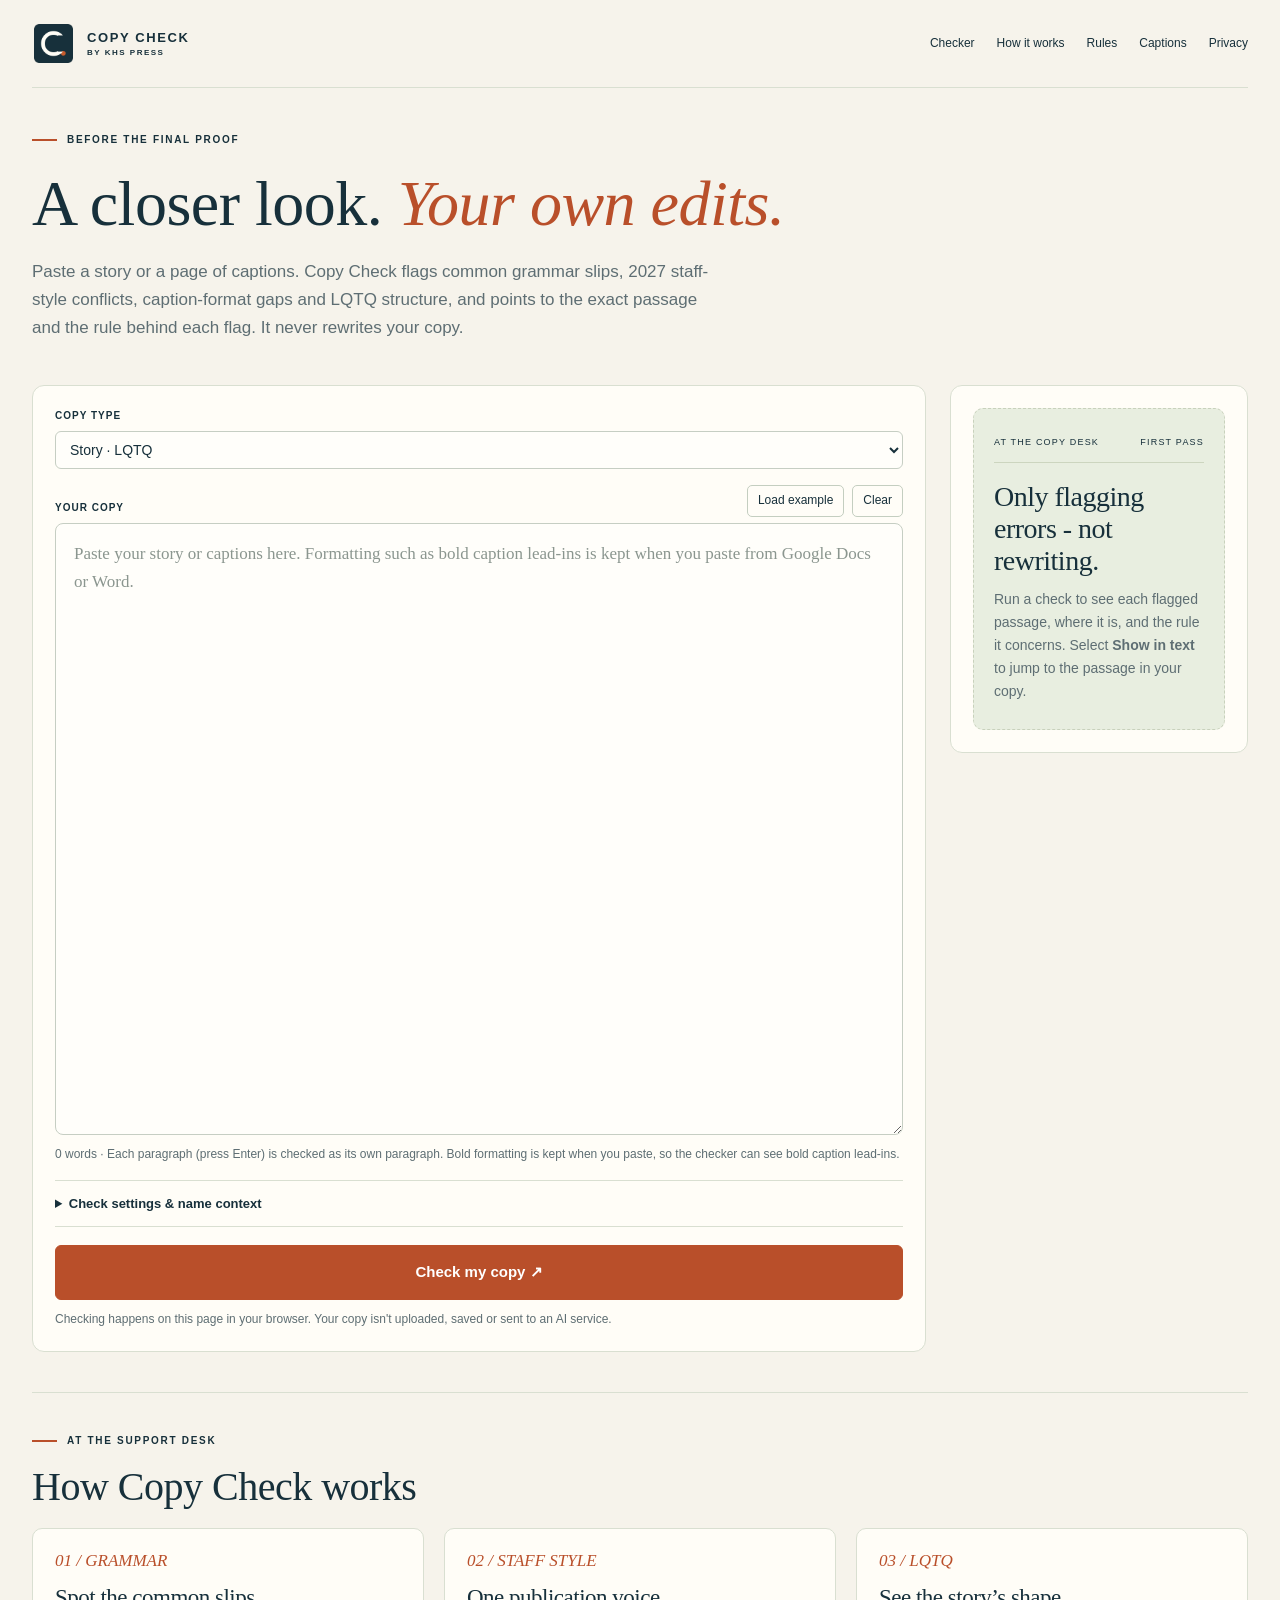
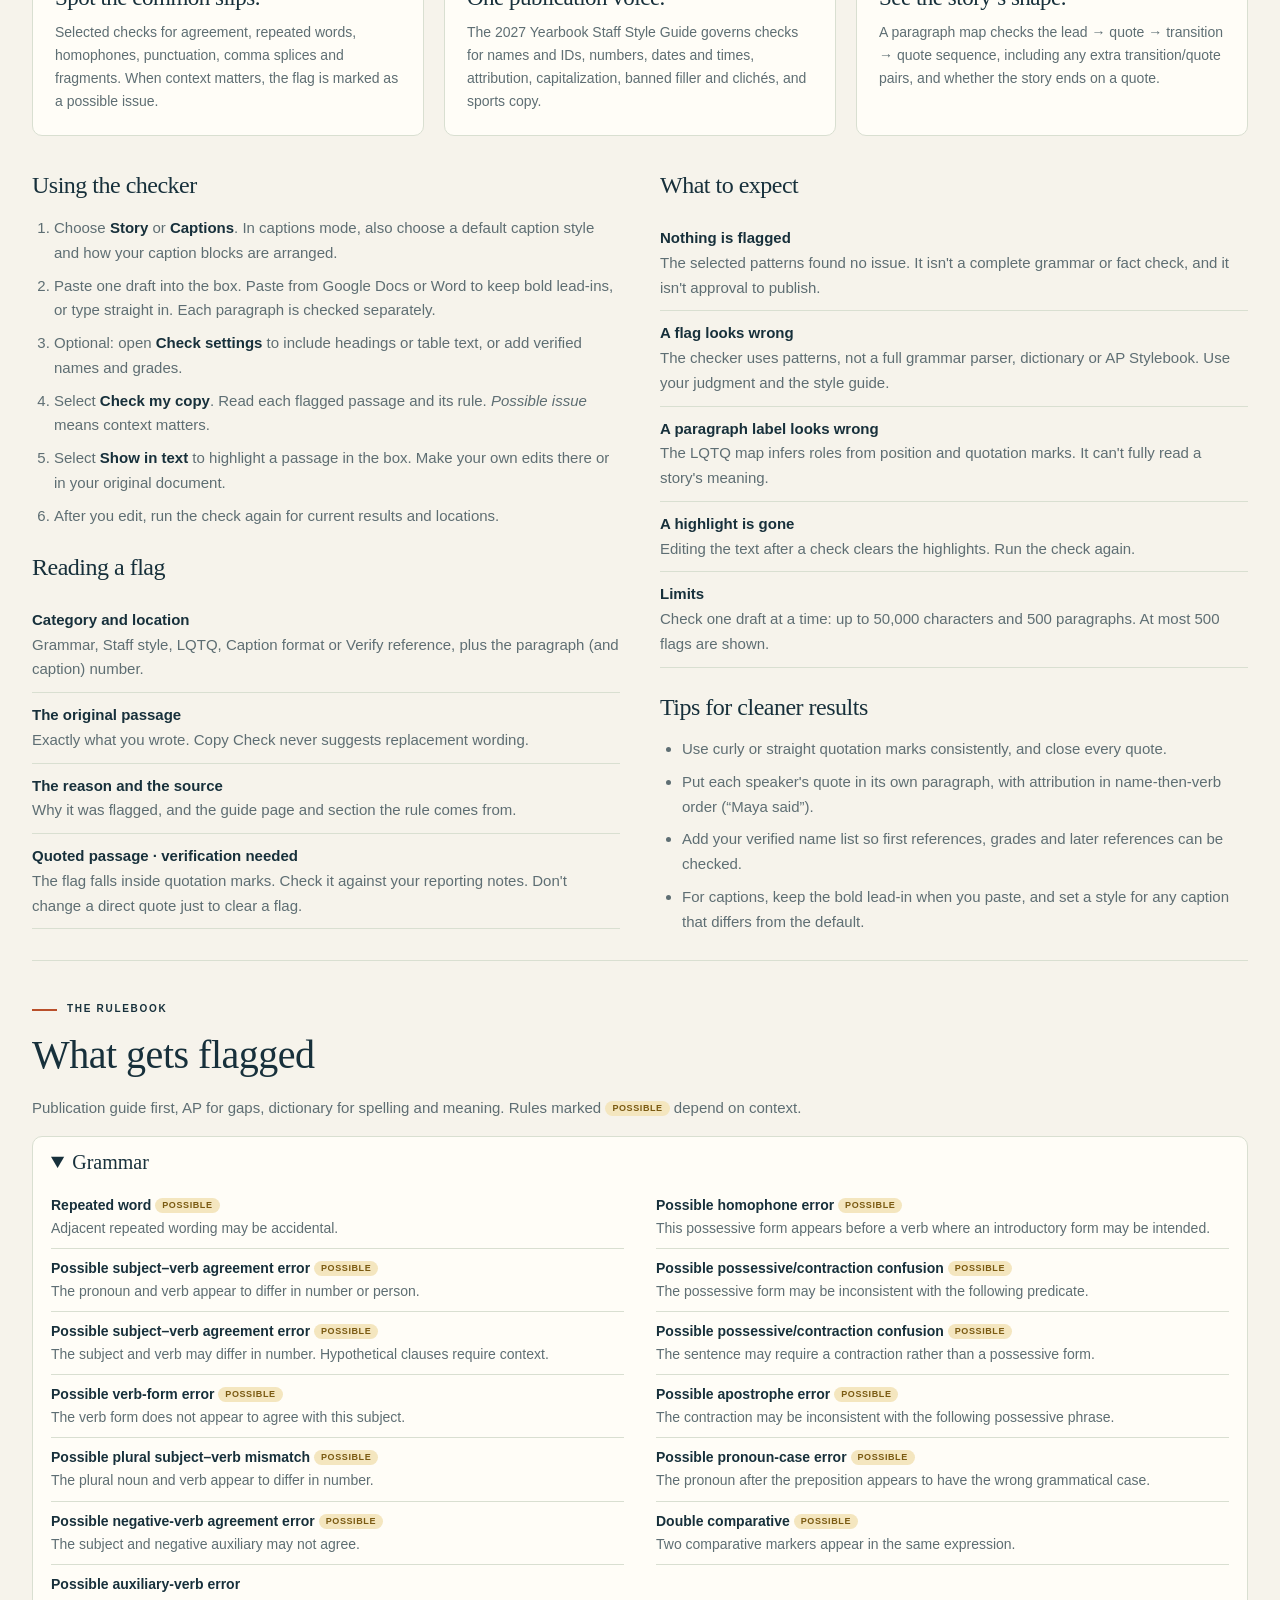
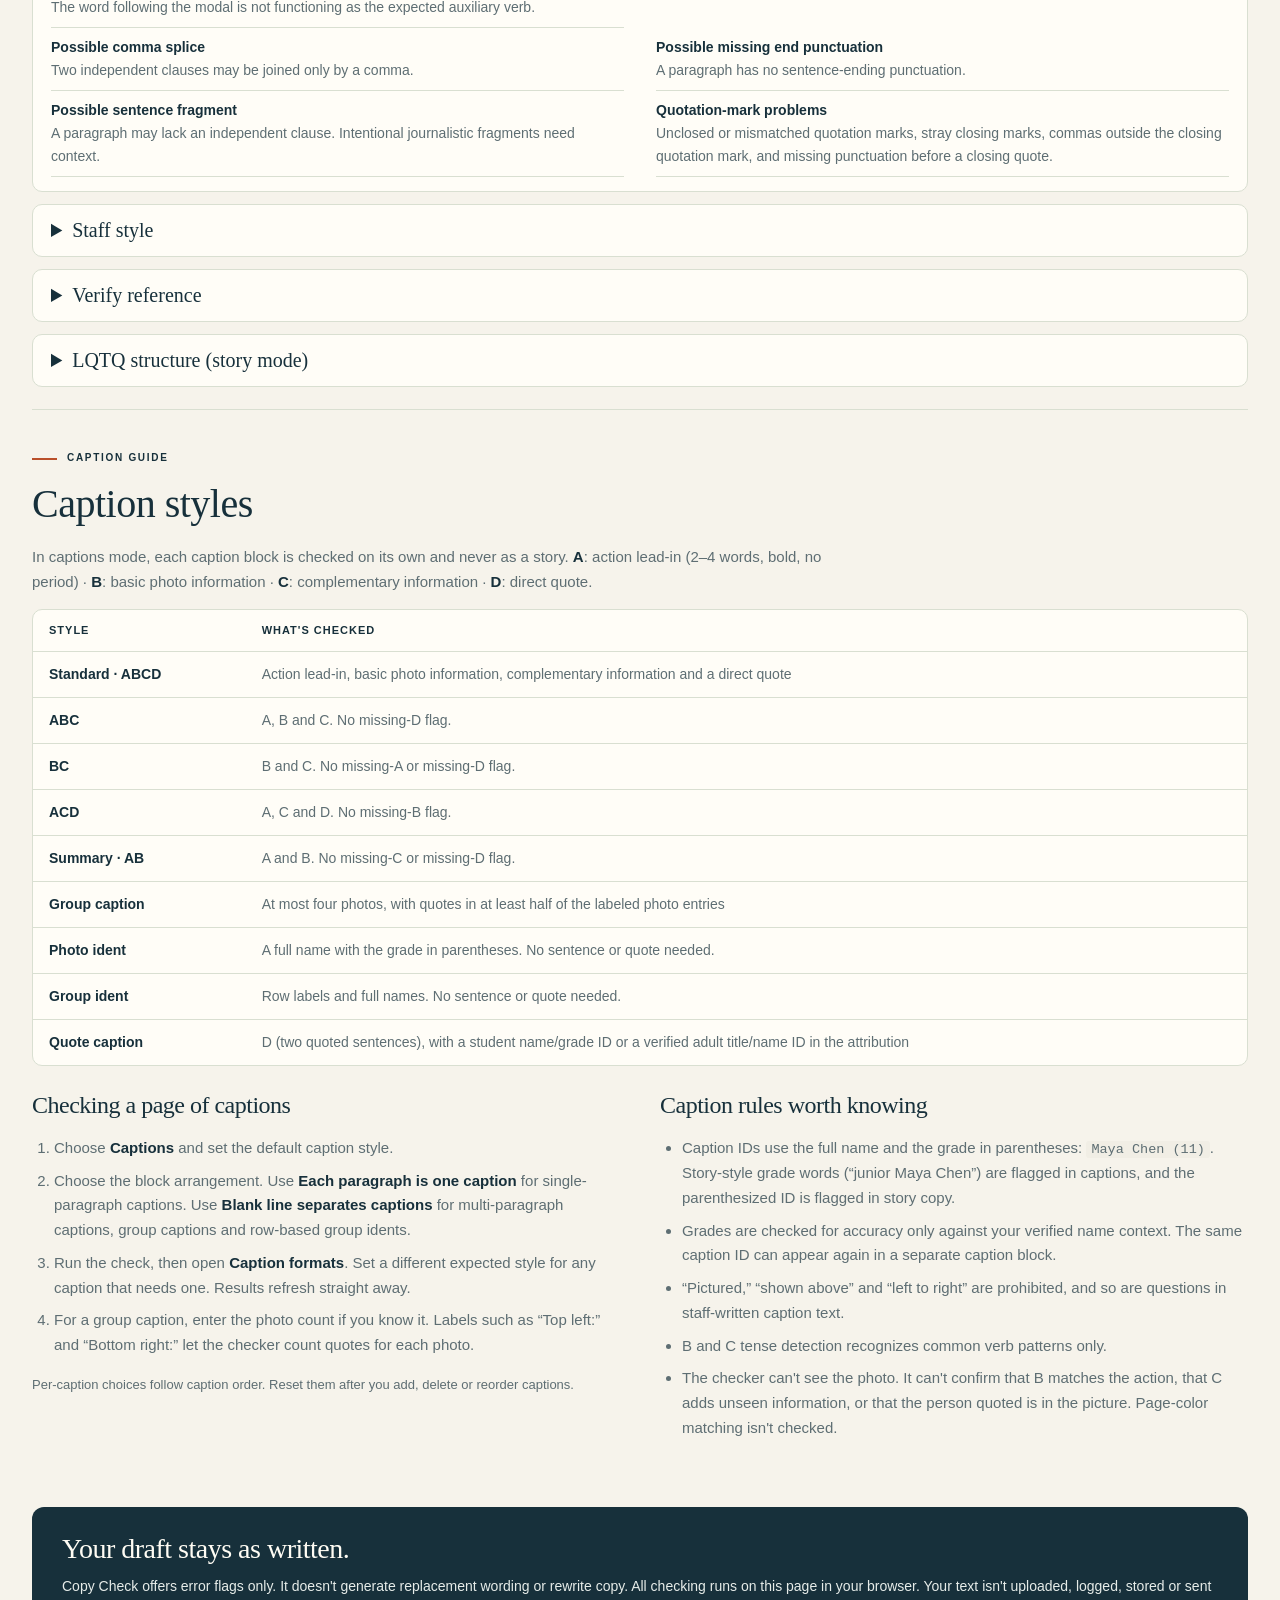
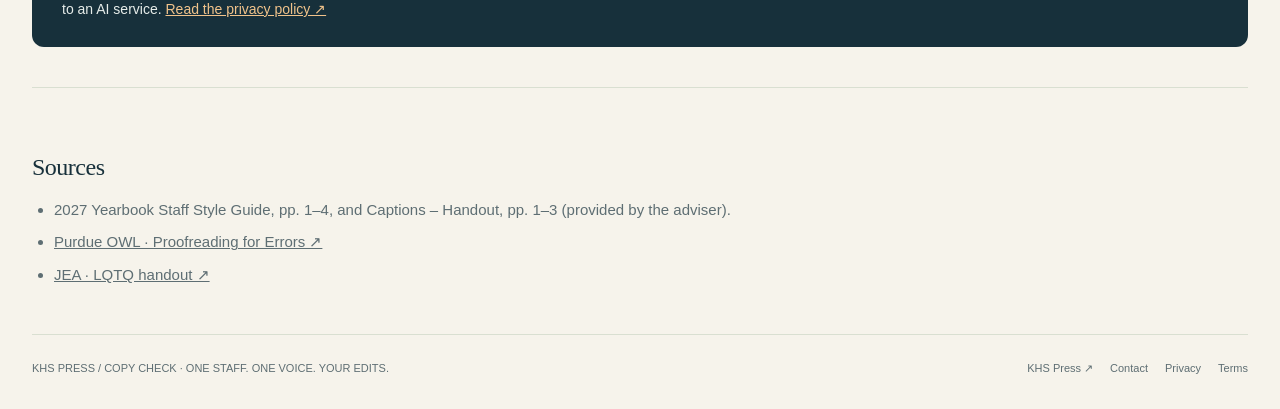
<file: index.html>
<!doctype html>
<html lang="en">
<head>
<meta charset="utf-8">
<meta name="viewport" content="width=device-width,initial-scale=1">
<title>Copy Check · KHS Press yearbook copy checker</title>
<meta name="description" content="Paste a yearbook story or captions and get first-pass flags for grammar, staff style, caption format and LQTQ structure. Runs entirely in your browser.">
<link rel="icon" href="/icon-32.png">
<link rel="stylesheet" href="/styles.css?v=3">
</head>
<body>
<a class="skip" href="#main">Skip to content</a>
<div class="wrap">
<header class="site">
 <a class="brand" href="/" aria-label="Copy Check home"><img src="/icon-128.png" alt=""><span>COPY CHECK<small>BY KHS PRESS</small></span></a>
 <nav aria-label="Sections"><a href="#checker">Checker</a><a href="#guide">How it works</a><a href="#rules">Rules</a><a href="#captions">Captions</a><a href="/privacy.html">Privacy</a></nav>
</header>

<main id="main">
<section class="intro">
 <div class="eyebrow">BEFORE THE FINAL PROOF</div>
 <h1>A closer look. <em>Your own edits.</em></h1>
 <p>Paste a story or a page of captions. Copy Check flags common grammar slips, 2027 staff-style conflicts, caption-format gaps and LQTQ structure, and points to the exact passage and the rule behind each flag. It never rewrites your copy.</p>
</section>

<section id="checker" class="checker" aria-label="Copy checker">
 <div class="panel input-panel">
  <div class="controls">
   <div>
    <label class="field-label" for="mode">COPY TYPE</label>
    <select id="mode">
     <option value="story">Story · LQTQ</option>
     <option value="caption">Captions</option>
    </select>
   </div>
   <div class="caption-only" hidden>
    <label class="field-label" for="caption-format">DEFAULT CAPTION STYLE</label>
    <select id="caption-format"></select>
   </div>
   <div class="caption-only" hidden>
    <label class="field-label" for="caption-layout">CAPTION BLOCKS</label>
    <select id="caption-layout">
     <option value="paragraph">Each paragraph is one caption</option>
     <option value="blank">Blank line separates captions</option>
    </select>
   </div>
  </div>

  <div class="editor-bar">
   <label class="field-label" for="editor" id="editor-label">YOUR COPY</label>
   <div class="editor-tools">
    <button type="button" class="ghost" id="sample">Load example</button>
    <button type="button" class="ghost" id="clear">Clear</button>
   </div>
  </div>
  <div id="editor" class="editor" contenteditable="true" role="textbox" aria-multiline="true" aria-labelledby="editor-label" aria-describedby="editor-help" spellcheck="true" data-placeholder="Paste your story or captions here. Formatting such as bold caption lead-ins is kept when you paste from Google Docs or Word."></div>
  <p class="note" id="editor-help"><span id="counter">0 words</span> · Each paragraph (press Enter) is checked as its own paragraph. Bold formatting is kept when you paste, so the checker can see bold caption lead-ins.</p>

  <details class="settings">
   <summary>Check settings &amp; name context</summary>
   <label class="row"><input id="headings" type="checkbox"> <span>Include headings and titles</span></label>
   <label class="row"><input id="tables" type="checkbox"> <span>Include text pasted from tables</span></label>
   <label class="field-label" for="people">OPTIONAL VERIFIED NAME CONTEXT</label>
   <textarea id="people" rows="4" maxlength="10000" placeholder="student | Maya Chen | 12&#10;adult | Paul Reyes | band director"></textarea>
   <p>One person per line: <code>role | full name | grade or adult title</code>. Role is <code>student</code> (grade 9–12) or <code>adult</code>. With this list, the checker can compare first references, grades and later references against names you've verified. It isn't connected to Skyward or any directory, and nothing is saved.</p>
  </details>

  <button class="primary" id="check" type="button">Check my copy ↗</button>
  <p class="note">Checking happens on this page in your browser. Your copy isn't uploaded, saved or sent to an AI service.</p>
 </div>

 <div class="panel results-panel" aria-live="polite">
  <div id="status" class="status" role="status" hidden></div>
  <div id="empty" class="empty">
   <div class="meta"><span>AT THE COPY DESK</span><span>FIRST PASS</span></div>
   <h2>Only flagging errors - not rewriting.</h2>
   <p>Run a check to see each flagged passage, where it is, and the rule it concerns. Select <strong>Show in text</strong> to jump to the passage in your copy.</p>
  </div>
  <section id="results" hidden aria-label="Check results">
   <div class="summary" id="summary"></div>
   <div class="tabs" role="tablist" aria-label="Result views">
    <button id="flags-tab" data-tab="flags" role="tab" aria-selected="true" aria-controls="flags-panel">Flagged passages</button>
    <button id="map-tab" data-tab="map" role="tab" aria-selected="false" aria-controls="map-panel" tabindex="-1">LQTQ map</button>
   </div>
   <div id="flags-panel" role="tabpanel" aria-labelledby="flags-tab">
    <label class="sr-only" for="filter">Filter flags</label>
    <div class="filter"><select id="filter">
     <option value="all">All flagged passages</option>
     <option value="grammar">Grammar</option>
     <option value="house">Staff style</option>
     <option value="structure">LQTQ</option>
     <option value="caption">Caption format</option>
     <option value="verify">Reference verification</option>
     <option value="quotes">Inside quotation marks</option>
    </select></div>
    <div id="flags-list"></div>
   </div>
   <div id="map-panel" role="tabpanel" aria-labelledby="map-tab" hidden>
    <p class="note" id="map-note"></p>
    <div id="map-list"></div>
   </div>
  </section>
 </div>
</section>

<section id="guide" class="guide">
 <div class="eyebrow">AT THE SUPPORT DESK</div>
 <h2>How Copy Check works</h2>
 <div class="columns">
  <article><span>01 / GRAMMAR</span><h3>Spot the common slips.</h3><p>Selected checks for agreement, repeated words, homophones, punctuation, comma splices and fragments. When context matters, the flag is marked as a possible issue.</p></article>
  <article><span>02 / STAFF STYLE</span><h3>One publication voice.</h3><p>The 2027 Yearbook Staff Style Guide governs checks for names and IDs, numbers, dates and times, attribution, capitalization, banned filler and clichés, and sports copy.</p></article>
  <article><span>03 / LQTQ</span><h3>See the story’s shape.</h3><p>A paragraph map checks the lead → quote → transition → quote sequence, including any extra transition/quote pairs, and whether the story ends on a quote.</p></article>
 </div>

 <div class="two-col">
  <div>
   <h3>Using the checker</h3>
   <ol>
    <li>Choose <strong>Story</strong> or <strong>Captions</strong>. In captions mode, also choose a default caption style and how your caption blocks are arranged.</li>
    <li>Paste one draft into the box. Paste from Google Docs or Word to keep bold lead-ins, or type straight in. Each paragraph is checked separately.</li>
    <li>Optional: open <strong>Check settings</strong> to include headings or table text, or add verified names and grades.</li>
    <li>Select <strong>Check my copy</strong>. Read each flagged passage and its rule. <em>Possible issue</em> means context matters.</li>
    <li>Select <strong>Show in text</strong> to highlight a passage in the box. Make your own edits there or in your original document.</li>
    <li>After you edit, run the check again for current results and locations.</li>
   </ol>
   <h3>Reading a flag</h3>
   <ul class="plain-list">
    <li><strong>Category and location</strong>Grammar, Staff style, LQTQ, Caption format or Verify reference, plus the paragraph (and caption) number.</li>
    <li><strong>The original passage</strong>Exactly what you wrote. Copy Check never suggests replacement wording.</li>
    <li><strong>The reason and the source</strong>Why it was flagged, and the guide page and section the rule comes from.</li>
    <li><strong>Quoted passage · verification needed</strong>The flag falls inside quotation marks. Check it against your reporting notes. Don't change a direct quote just to clear a flag.</li>
   </ul>
  </div>
  <div>
   <h3>What to expect</h3>
   <ul class="plain-list">
    <li><strong>Nothing is flagged</strong>The selected patterns found no issue. It isn't a complete grammar or fact check, and it isn't approval to publish.</li>
    <li><strong>A flag looks wrong</strong>The checker uses patterns, not a full grammar parser, dictionary or AP Stylebook. Use your judgment and the style guide.</li>
    <li><strong>A paragraph label looks wrong</strong>The LQTQ map infers roles from position and quotation marks. It can't fully read a story's meaning.</li>
    <li><strong>A highlight is gone</strong>Editing the text after a check clears the highlights. Run the check again.</li>
    <li><strong>Limits</strong>Check one draft at a time: up to 50,000 characters and 500 paragraphs. At most 500 flags are shown.</li>
   </ul>
   <h3>Tips for cleaner results</h3>
   <ul>
    <li>Use curly or straight quotation marks consistently, and close every quote.</li>
    <li>Put each speaker's quote in its own paragraph, with attribution in name-then-verb order (“Maya said”).</li>
    <li>Add your verified name list so first references, grades and later references can be checked.</li>
    <li>For captions, keep the bold lead-in when you paste, and set a style for any caption that differs from the default.</li>
   </ul>
  </div>
 </div>
</section>

<section id="rules" class="guide">
 <div class="eyebrow">THE RULEBOOK</div>
 <h2>What gets flagged</h2>
 <p class="lead-in">Publication guide first, AP for gaps, dictionary for spelling and meaning. Rules marked <span class="pill">possible</span> depend on context.</p>
 <div class="rule-groups">
  <details open><summary>Grammar</summary><div class="rule-list" data-category="grammar"></div>
   <ul class="rule-extra">
    <li><strong>Possible comma splice</strong>Two independent clauses may be joined only by a comma.</li>
    <li><strong>Possible sentence fragment</strong>A paragraph may lack an independent clause. Intentional journalistic fragments need context.</li>
    <li><strong>Possible missing end punctuation</strong>A paragraph has no sentence-ending punctuation.</li>
    <li><strong>Quotation-mark problems</strong>Unclosed or mismatched quotation marks, stray closing marks, commas outside the closing quotation mark, and missing punctuation before a closing quote.</li>
   </ul>
  </details>
  <details><summary>Staff style</summary><div class="rule-list" data-category="house"></div>
   <ul class="rule-extra">
    <li><strong>Numbers</strong>Small counts written as figures, numbers at the start of a sentence, and scores not in winner-first order.</li>
    <li><strong>Dates</strong>Abbreviated months used without a day, and lowercase weekday names.</li>
    <li><strong>Openings</strong>Story openings that match a pattern the guide prohibits.</li>
    <li><strong>Attribution</strong>Verb-before-name order (“said Maya”), quotes with no attribution, attribution that comes several sentences into a quote, and more than one speaker in a paragraph.</li>
    <li><strong>Names and IDs</strong>With verified name context: student and adult first references, caption IDs and grades, surname-only later references, and repeated full names.</li>
    <li><strong>Team levels</strong>An abbreviated team level (such as JV) with no earlier full reference.</li>
   </ul>
  </details>
  <details><summary>Verify reference</summary><div class="rule-list" data-category="verify"></div></details>
  <details><summary>LQTQ structure (story mode)</summary>
   <ul class="rule-extra">
    <li><strong>Possible missing lead</strong>The first paragraph was detected as a quote rather than a lead.</li>
    <li><strong>Possible LQTQ order mismatch</strong>The paragraph after the lead isn't a quote.</li>
    <li><strong>Possible missing LQTQ block</strong>Back-to-back paragraphs have the same role instead of alternating transition and quote.</li>
    <li><strong>Incomplete detected LQTQ sequence</strong>Fewer than two quote paragraphs were found.</li>
    <li><strong>Possible missing quote ending</strong>The last paragraph isn't a quote.</li>
   </ul>
  </details>
 </div>
</section>

<section id="captions" class="guide">
 <div class="eyebrow">CAPTION GUIDE</div>
 <h2>Caption styles</h2>
 <p class="lead-in">In captions mode, each caption block is checked on its own and never as a story. <strong>A</strong>: action lead-in (2–4 words, bold, no period) · <strong>B</strong>: basic photo information · <strong>C</strong>: complementary information · <strong>D</strong>: direct quote.</p>
 <div class="table-wrap"><table>
  <thead><tr><th>Style</th><th>What's checked</th></tr></thead>
  <tbody>
   <tr><td>Standard · ABCD</td><td>Action lead-in, basic photo information, complementary information and a direct quote</td></tr>
   <tr><td>ABC</td><td>A, B and C. No missing-D flag.</td></tr>
   <tr><td>BC</td><td>B and C. No missing-A or missing-D flag.</td></tr>
   <tr><td>ACD</td><td>A, C and D. No missing-B flag.</td></tr>
   <tr><td>Summary · AB</td><td>A and B. No missing-C or missing-D flag.</td></tr>
   <tr><td>Group caption</td><td>At most four photos, with quotes in at least half of the labeled photo entries</td></tr>
   <tr><td>Photo ident</td><td>A full name with the grade in parentheses. No sentence or quote needed.</td></tr>
   <tr><td>Group ident</td><td>Row labels and full names. No sentence or quote needed.</td></tr>
   <tr><td>Quote caption</td><td>D (two quoted sentences), with a student name/grade ID or a verified adult title/name ID in the attribution</td></tr>
  </tbody>
 </table></div>
 <div class="two-col">
  <div>
   <h3>Checking a page of captions</h3>
   <ol>
    <li>Choose <strong>Captions</strong> and set the default caption style.</li>
    <li>Choose the block arrangement. Use <strong>Each paragraph is one caption</strong> for single-paragraph captions. Use <strong>Blank line separates captions</strong> for multi-paragraph captions, group captions and row-based group idents.</li>
    <li>Run the check, then open <strong>Caption formats</strong>. Set a different expected style for any caption that needs one. Results refresh straight away.</li>
    <li>For a group caption, enter the photo count if you know it. Labels such as “Top left:” and “Bottom right:” let the checker count quotes for each photo.</li>
   </ol>
   <p class="small">Per-caption choices follow caption order. Reset them after you add, delete or reorder captions.</p>
  </div>
  <div>
   <h3>Caption rules worth knowing</h3>
   <ul>
    <li>Caption IDs use the full name and the grade in parentheses: <code>Maya Chen (11)</code>. Story-style grade words (“junior Maya Chen”) are flagged in captions, and the parenthesized ID is flagged in story copy.</li>
    <li>Grades are checked for accuracy only against your verified name context. The same caption ID can appear again in a separate caption block.</li>
    <li>“Pictured,” “shown above” and “left to right” are prohibited, and so are questions in staff-written caption text.</li>
    <li>B and C tense detection recognizes common verb patterns only.</li>
    <li>The checker can't see the photo. It can't confirm that B matches the action, that C adds unseen information, or that the person quoted is in the picture. Page-color matching isn't checked.</li>
   </ul>
  </div>
 </div>
</section>

<section class="callout">
 <h2>Your draft stays as written.</h2>
 <p>Copy Check offers error flags only. It doesn't generate replacement wording or rewrite copy. All checking runs on this page in your browser. Your text isn't uploaded, logged, stored or sent to an AI service. <a href="/privacy.html">Read the privacy policy ↗</a></p>
</section>

<section class="guide sources">
 <h3>Sources</h3>
 <ul>
  <li>2027 Yearbook Staff Style Guide, pp. 1–4, and Captions – Handout, pp. 1–3 (provided by the adviser).</li>
  <li><a href="https://owl.purdue.edu/owl/general_writing/the_writing_process/proofreading/proofreading_for_errors.html" target="_blank" rel="noopener">Purdue OWL · Proofreading for Errors ↗</a></li>
  <li><a href="https://jea.org/wp-content/uploads/news-writing/handout-3.2.1-lqtq-handout.pdf" target="_blank" rel="noopener">JEA · LQTQ handout ↗</a></li>
 </ul>
</section>
</main>

<footer>
 <span>KHS PRESS / COPY CHECK · ONE STAFF. ONE VOICE. YOUR EDITS.</span>
 <div class="footer-links"><a href="https://khspress.com/">KHS Press ↗</a><a href="mailto:fitz.khspress@gmail.com">Contact</a><a href="/privacy.html">Privacy</a><a href="/terms.html">Terms</a></div>
</footer>
</div>
<script src="/engine.js?v=1"></script>
<script src="/app.js?v=1"></script>
</body>
</html>
</file>
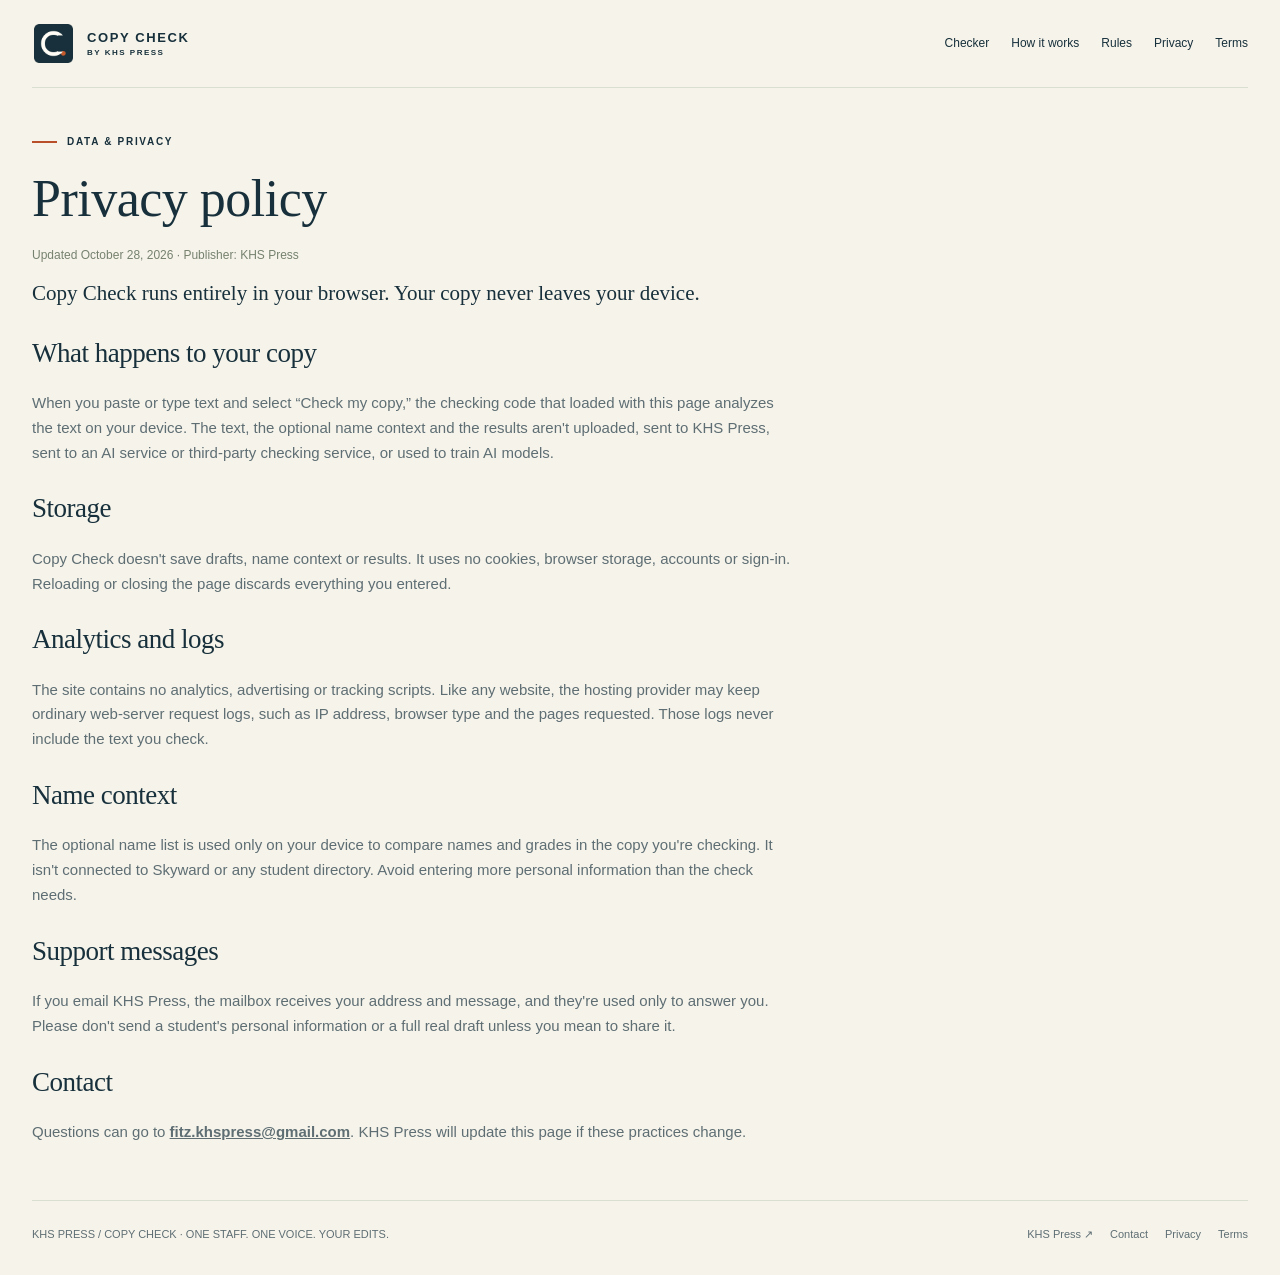
<file: privacy.html>
<!doctype html>
<html lang="en">
<head>
<meta charset="utf-8">
<meta name="viewport" content="width=device-width,initial-scale=1">
<title>Privacy policy · Copy Check by KHS Press</title>
<link rel="icon" href="/icon-32.png">
<link rel="stylesheet" href="/styles.css?v=3">
</head>
<body>
<a class="skip" href="#main">Skip to content</a>
<div class="wrap">
<header class="site">
 <a class="brand" href="/" aria-label="Copy Check home"><img src="/icon-128.png" alt=""><span>COPY CHECK<small>BY KHS PRESS</small></span></a>
 <nav aria-label="Sections"><a href="/#checker">Checker</a><a href="/#guide">How it works</a><a href="/#rules">Rules</a><a href="/privacy.html">Privacy</a><a href="/terms.html">Terms</a></nav>
</header>
<main id="main">
<article class="policy"><div class="eyebrow">DATA &amp; PRIVACY</div><h1>Privacy policy</h1><p class="date">Updated October 28, 2026 · Publisher: KHS Press</p>
<p class="lead">Copy Check runs entirely in your browser. Your copy never leaves your device.</p>
<h2>What happens to your copy</h2><p>When you paste or type text and select “Check my copy,” the checking code that loaded with this page analyzes the text on your device. The text, the optional name context and the results aren't uploaded, sent to KHS Press, sent to an AI service or third-party checking service, or used to train AI models.</p>
<h2>Storage</h2><p>Copy Check doesn't save drafts, name context or results. It uses no cookies, browser storage, accounts or sign-in. Reloading or closing the page discards everything you entered.</p>
<h2>Analytics and logs</h2><p>The site contains no analytics, advertising or tracking scripts. Like any website, the hosting provider may keep ordinary web-server request logs, such as IP address, browser type and the pages requested. Those logs never include the text you check.</p>
<h2>Name context</h2><p>The optional name list is used only on your device to compare names and grades in the copy you're checking. It isn't connected to Skyward or any student directory. Avoid entering more personal information than the check needs.</p>
<h2>Support messages</h2><p>If you email KHS Press, the mailbox receives your address and message, and they're used only to answer you. Please don't send a student's personal information or a full real draft unless you mean to share it.</p>
<h2>Contact</h2><p>Questions can go to <a href="mailto:fitz.khspress@gmail.com"><strong>fitz.khspress@gmail.com</strong></a>. KHS Press will update this page if these practices change.</p></article>
</main>
<footer>
 <span>KHS PRESS / COPY CHECK · ONE STAFF. ONE VOICE. YOUR EDITS.</span>
 <div class="footer-links"><a href="https://khspress.com/">KHS Press ↗</a><a href="mailto:fitz.khspress@gmail.com">Contact</a><a href="/privacy.html">Privacy</a><a href="/terms.html">Terms</a></div>
</footer>
</div>
</body>
</html>
</file>
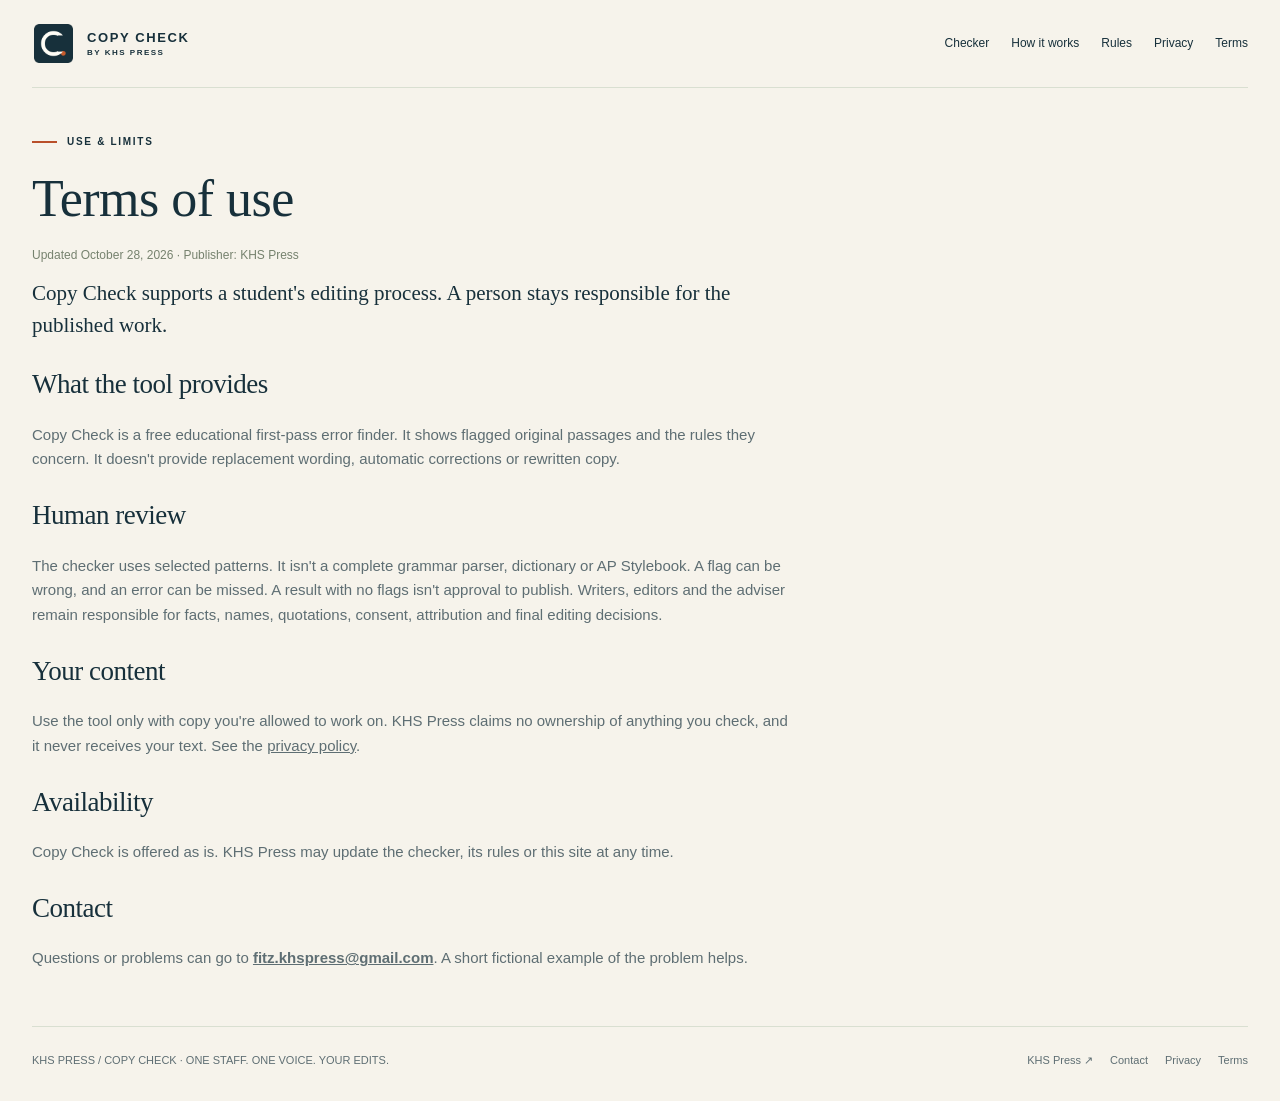
<file: terms.html>
<!doctype html>
<html lang="en">
<head>
<meta charset="utf-8">
<meta name="viewport" content="width=device-width,initial-scale=1">
<title>Terms of use · Copy Check by KHS Press</title>
<link rel="icon" href="/icon-32.png">
<link rel="stylesheet" href="/styles.css?v=3">
</head>
<body>
<a class="skip" href="#main">Skip to content</a>
<div class="wrap">
<header class="site">
 <a class="brand" href="/" aria-label="Copy Check home"><img src="/icon-128.png" alt=""><span>COPY CHECK<small>BY KHS PRESS</small></span></a>
 <nav aria-label="Sections"><a href="/#checker">Checker</a><a href="/#guide">How it works</a><a href="/#rules">Rules</a><a href="/privacy.html">Privacy</a><a href="/terms.html">Terms</a></nav>
</header>
<main id="main">
<article class="policy"><div class="eyebrow">USE &amp; LIMITS</div><h1>Terms of use</h1><p class="date">Updated October 28, 2026 · Publisher: KHS Press</p>
<p class="lead">Copy Check supports a student's editing process. A person stays responsible for the published work.</p>
<h2>What the tool provides</h2><p>Copy Check is a free educational first-pass error finder. It shows flagged original passages and the rules they concern. It doesn't provide replacement wording, automatic corrections or rewritten copy.</p>
<h2>Human review</h2><p>The checker uses selected patterns. It isn't a complete grammar parser, dictionary or AP Stylebook. A flag can be wrong, and an error can be missed. A result with no flags isn't approval to publish. Writers, editors and the adviser remain responsible for facts, names, quotations, consent, attribution and final editing decisions.</p>
<h2>Your content</h2><p>Use the tool only with copy you're allowed to work on. KHS Press claims no ownership of anything you check, and it never receives your text. See the <a href="/privacy.html">privacy policy</a>.</p>
<h2>Availability</h2><p>Copy Check is offered as is. KHS Press may update the checker, its rules or this site at any time.</p>
<h2>Contact</h2><p>Questions or problems can go to <a href="mailto:fitz.khspress@gmail.com"><strong>fitz.khspress@gmail.com</strong></a>. A short fictional example of the problem helps.</p></article>
</main>
<footer>
 <span>KHS PRESS / COPY CHECK · ONE STAFF. ONE VOICE. YOUR EDITS.</span>
 <div class="footer-links"><a href="https://khspress.com/">KHS Press ↗</a><a href="mailto:fitz.khspress@gmail.com">Contact</a><a href="/privacy.html">Privacy</a><a href="/terms.html">Terms</a></div>
</footer>
</div>
</body>
</html>
</file>
<file: styles.css>
:root{--paper:#f6f3eb;--ink:#17303b;--muted:#5e6e73;--rust:#b94f2a;--rust-dark:#9c3e20;--line:#d9dfd1;--green:#e8eee0;--card:#fffdf7;--field:#fffefa;--excerpt:#f1eee5;--flag:rgba(229,170,92,.35);--active:rgba(185,79,42,.4)}
*{box-sizing:border-box}
html{scroll-behavior:smooth}
body{margin:0;background:var(--paper);color:var(--ink);font:16px/1.65 Arial,Helvetica,sans-serif}
a{color:inherit}
a:focus-visible,button:focus-visible,select:focus-visible,textarea:focus-visible,input:focus-visible,summary:focus-visible,.editor:focus-visible{outline:3px solid var(--rust);outline-offset:3px}
button,input,select,textarea{font:inherit;color:inherit}
button{cursor:pointer}button:disabled{cursor:default;opacity:.45}
code{font-size:.9em;background:var(--excerpt);padding:1px 5px;border-radius:3px}
h1,h2,h3{font-family:Georgia,serif;font-weight:400;line-height:1.15;letter-spacing:-.5px;margin-top:0}
p{margin-top:0}
.wrap{max-width:1280px;margin:auto;padding:0 32px}
header.site{display:flex;align-items:center;justify-content:space-between;gap:24px;padding:22px 0;border-bottom:1px solid var(--line)}
.brand{display:flex;align-items:center;gap:12px;text-decoration:none;font-size:13px;font-weight:bold;letter-spacing:1.6px;line-height:1.5}
.brand img{width:43px;height:43px}.brand small{display:block;font-size:8px;letter-spacing:1.5px}
nav{display:flex;gap:22px;font-size:12px;flex-wrap:wrap}nav a{text-decoration:none}nav a:hover{text-decoration:underline}
.eyebrow{font-size:10px;font-weight:bold;letter-spacing:1.7px;text-transform:uppercase}
.eyebrow:before{content:'';display:inline-block;vertical-align:middle;width:25px;height:2px;background:var(--rust);margin-right:10px}
.intro{padding:44px 0 26px;max-width:820px}
.intro h1{font-size:clamp(38px,5.4vw,64px);margin:18px 0}
.intro h1 em{color:var(--rust);font-style:italic}
.intro p{color:var(--muted);font-size:17px;max-width:680px}

.checker{display:grid;grid-template-columns:minmax(0,3fr) minmax(280px,1fr);gap:24px;align-items:start;padding-bottom:40px}
.panel{background:var(--card);border:1px solid var(--line);border-radius:12px;padding:22px}
.results-panel{position:sticky;top:16px;max-height:calc(100vh - 32px);overflow:auto}
.controls{display:grid;grid-template-columns:repeat(auto-fit,minmax(170px,1fr));gap:12px;margin-bottom:16px}
.field-label{display:block;font-size:10px;letter-spacing:1px;font-weight:bold;margin:0 0 6px}
select,input[type=number],textarea{width:100%;border:1px solid #c6cec3;border-radius:6px;background:var(--field);padding:9px 10px;font-size:14px}
.editor-bar{display:flex;justify-content:space-between;align-items:end;gap:10px}
.editor-tools{display:flex;gap:8px;margin-bottom:6px}
.ghost{background:none;border:1px solid #c4cec0;border-radius:5px;padding:5px 10px;font-size:12px}
.ghost:hover{background:var(--green)}
.editor{min-height:max(520px,68vh);max-height:85vh;resize:vertical;overflow:auto;border:1px solid #c6cec3;border-radius:8px;background:var(--field);padding:16px 18px;font:17px/1.65 Georgia,serif;white-space:pre-wrap;overflow-wrap:anywhere}
.editor p{margin:0 0 .8em}.editor h3{font:700 19px/1.4 Georgia,serif;margin:0 0 .6em;letter-spacing:0}
.editor .cell{border-left:3px solid var(--line);padding-left:8px}
.editor.is-empty:before{content:attr(data-placeholder);color:#8b968f;pointer-events:none;display:block}
::highlight(copy-flag){background-color:var(--flag)}
::highlight(copy-active){background-color:var(--active);color:inherit}
.note{font-size:12px;line-height:1.6;color:var(--muted);margin:10px 0 0}
.primary{display:block;width:100%;padding:14px;background:var(--rust);border:1px solid var(--rust);border-radius:6px;color:#fff;font-size:15px;font-weight:bold;margin-top:18px}
.primary:hover{background:var(--rust-dark)}
details.settings{border-top:1px solid var(--line);border-bottom:1px solid var(--line);padding:12px 0;margin-top:16px}
details summary{cursor:pointer;font-size:13px;font-weight:bold}
.settings .row{display:flex;gap:8px;align-items:center;margin:12px 0 0;font-size:13px}
.settings input[type=checkbox]{accent-color:#426b56;width:16px;height:16px}
.settings .field-label{margin-top:16px}
.settings textarea{font:13px/1.7 ui-monospace,Menlo,monospace;resize:vertical}
.settings p{font-size:12px;color:var(--muted);margin:9px 0 0}

.status{border-radius:6px;padding:10px 12px;margin:0 0 14px;font-size:13px;background:#e9eee2;color:#345943}
.status.error{background:#fae5d7;color:#944224}
.empty{padding:26px 20px;background:var(--green);border:1px dashed #c8d1bc;border-radius:10px}
.empty .meta{display:flex;justify-content:space-between;font-size:9px;letter-spacing:1.2px;border-bottom:1px solid #ccd5bf;padding-bottom:12px;margin-bottom:18px}
.empty h2{font-size:28px;margin-bottom:10px}.empty p{font-size:14px;color:var(--muted);margin:0}
.small-empty{margin-top:4px}.small-empty h2{font-size:22px}
.summary{padding:4px 0 12px}
.summary-top{display:flex;gap:14px;align-items:center;margin-bottom:6px}
.number{font:44px/1 Georgia,serif;letter-spacing:-1px}
.summary-top strong{font-size:14px}.summary-top span{font-size:12px;color:var(--muted);display:block;margin-top:2px}
.summary p{font-size:12px;color:var(--muted);margin:0}
.tabs{display:flex;gap:20px;border-bottom:1px solid var(--line);margin:0 0 14px}
.tabs button{background:none;border:0;border-bottom:2px solid transparent;padding:10px 0;color:var(--muted);font-size:13px}
.tabs button[aria-selected=true]{border-color:var(--rust);color:var(--ink);font-weight:bold}
.filter{margin-bottom:12px}
.card{background:var(--field);border:1px solid var(--line);border-left:4px solid #b87952;border-radius:8px;margin-bottom:12px;padding:14px}
.card.grammar{border-left-color:#698b98}.card.structure{border-left-color:#798b67}.card.caption{border-left-color:#a07bb0}.card.verify{border-left-color:#c9a23d}
.card .meta{display:flex;justify-content:space-between;gap:8px;font-size:10px;letter-spacing:.5px;text-transform:uppercase;color:#8b4c2e;margin-bottom:7px}
.card h3{font:bold 15px/1.35 Arial,Helvetica,sans-serif;letter-spacing:0;margin-bottom:8px}
.quote{background:#eee8d9;padding:3px 6px;display:inline-block;border-radius:3px;color:#775b2e;font-size:10px;margin-bottom:8px}
.excerpt{font:16px/1.55 Georgia,serif;padding:8px 10px;background:var(--excerpt);border-radius:4px;overflow-wrap:anywhere;white-space:pre-wrap;margin:0 0 9px}
.reason{font-size:13px;color:var(--muted);line-height:1.6;margin:0 0 6px}
.source{font-size:11px;color:#7b857f;margin-bottom:10px}
.locate{border:1px solid #c4cec0;border-radius:5px;background:#edf1e7;padding:6px 10px;font-size:12px}
.locate:hover:not(:disabled){background:#e0e8d9}
#reset-caption-styles{margin-bottom:12px}
.para{padding:13px;background:var(--field);border:1px solid var(--line);border-radius:8px;margin-bottom:10px}
.para-top{display:flex;justify-content:space-between;gap:8px;font-size:10px;letter-spacing:.5px;margin-bottom:8px}
.para-top strong{color:#426b56;text-transform:uppercase}
.para p{font:15px/1.6 Georgia,serif;color:#586c6a;overflow-wrap:anywhere;margin:10px 0 9px}
.para p.note,.para p.reason{font:12px/1.6 Arial,Helvetica,sans-serif}
.para .field-label{margin-top:10px}

.guide{padding:40px 0 10px;border-top:1px solid var(--line)}
.guide h2{font-size:clamp(30px,4vw,40px);margin:14px 0 18px}
.guide h3{font-size:24px;margin:26px 0 12px}
.guide li,.guide p{color:var(--muted);font-size:15px}
.guide li{margin-bottom:8px}.guide ol,.guide ul{padding-left:22px}
.guide strong{color:var(--ink)}
.lead-in{max-width:820px}
.small{font-size:13px!important}
.columns{display:grid;grid-template-columns:repeat(3,1fr);gap:20px;margin-bottom:10px}
.columns article{padding:22px;background:var(--card);border:1px solid var(--line);border-radius:10px}
.columns article>span{font:italic 17px Georgia,serif;color:var(--rust);display:block;margin-bottom:14px}
.columns h3{margin:0 0 10px;font-size:23px}.columns p{font-size:14px;margin:0}
.two-col{display:grid;grid-template-columns:1fr 1fr;gap:40px}
.plain-list{list-style:none;padding:0!important}
.plain-list li{border-bottom:1px solid var(--line);padding:10px 0;margin:0}
.plain-list strong{display:block}
.rule-groups details{background:var(--card);border:1px solid var(--line);border-radius:10px;padding:14px 18px;margin-bottom:12px}
.rule-groups summary{font:20px Georgia,serif}
.rule-groups ul{list-style:none;padding:0!important;margin:12px 0 0;columns:2;column-gap:32px}
.rule-groups li{break-inside:avoid;font-size:14px;border-bottom:1px solid var(--line);padding:8px 0;margin:0}
.rule-groups li strong{display:block;font-size:14px}
.rule-groups li em{font-style:normal;font-size:11px;color:#8b4c2e;white-space:nowrap}
.rule-extra{margin-top:0!important}
.pill{display:inline-block;font:bold 9px/1 Arial,sans-serif;letter-spacing:.6px;text-transform:uppercase;color:#7a5a12;background:#f4e6bf;border-radius:10px;padding:3px 7px;vertical-align:2px}
.table-wrap{overflow-x:auto;border:1px solid var(--line);border-radius:10px;background:var(--card)}
table{border-collapse:collapse;width:100%;font-size:14px}
th,td{text-align:left;padding:11px 16px;border-bottom:1px solid var(--line);vertical-align:top}
th{font-size:11px;letter-spacing:1px;text-transform:uppercase}
td:first-child{font-weight:bold;white-space:nowrap}
tr:last-child td{border-bottom:0}
td{color:var(--muted)}td:first-child{color:var(--ink)}
.callout{padding:26px 30px;background:var(--ink);color:#fffcf4;border-radius:12px;margin:40px 0}
.callout h2{margin:0 0 10px;font-size:28px}.callout p{font-size:14px;margin:0;color:#e6ece9}.callout a{color:#f1c38b}
.sources{padding-bottom:30px}
.policy{max-width:760px;padding:46px 0 40px}
.policy h1{font-size:clamp(38px,5vw,52px);margin:18px 0}
.policy p,.policy li{color:var(--muted);font-size:15px}
.policy h2{font-size:27px;margin-top:28px}
.policy .date{font-size:12px;color:#76826e}
.policy .lead{font:21px/1.5 Georgia,serif;color:var(--ink);margin-bottom:26px}
footer{border-top:1px solid var(--line);padding:24px 0 32px;display:flex;flex-wrap:wrap;gap:16px 25px;align-items:center;justify-content:space-between;font-size:11px;color:var(--muted)}
footer a{text-decoration:none}footer a:hover{text-decoration:underline}
.footer-links{display:flex;flex-wrap:wrap;gap:17px}
.skip{position:absolute;left:10px;top:-80px;background:#fff;padding:10px;z-index:5}.skip:focus{top:10px}
.sr-only{position:absolute;width:1px;height:1px;overflow:hidden;clip:rect(0,0,0,0);padding:0;border:0;margin:-1px}
[hidden]{display:none!important}
@media(max-width:900px){
 .editor{min-height:380px;max-height:70vh}
 .checker{grid-template-columns:1fr}
 .results-panel{position:static;max-height:none}
 .columns,.two-col{grid-template-columns:1fr}
 .two-col{gap:0}
 .rule-groups ul{columns:1}
}
@media(max-width:600px){
 .wrap{padding:0 16px}
 header.site{flex-wrap:wrap;gap:14px}
 nav{width:100%;gap:16px}
 .panel{padding:16px}
 .editor{min-height:260px;font-size:16px;padding:14px}
 .intro{padding-top:30px}
 td:first-child{white-space:normal}
 th,td{padding:10px 12px}
 .callout{padding:22px}
}
</file>
